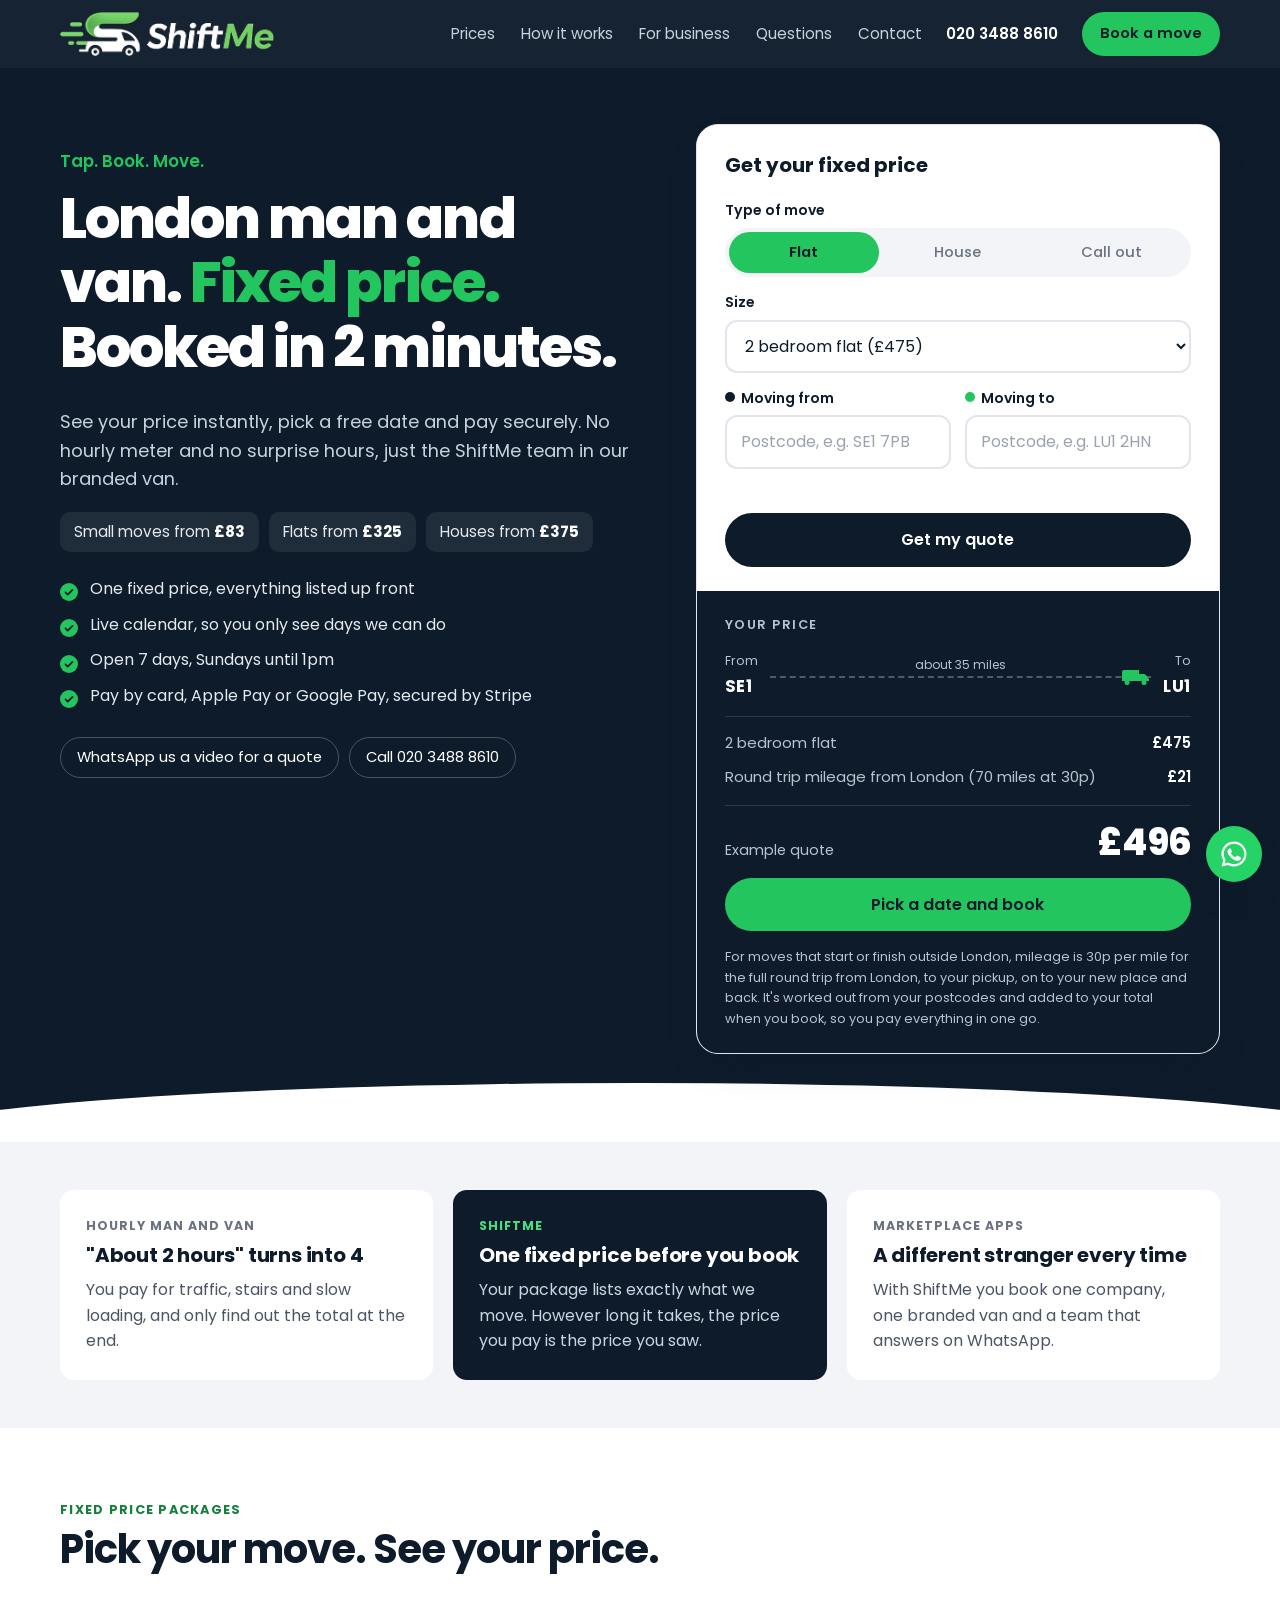
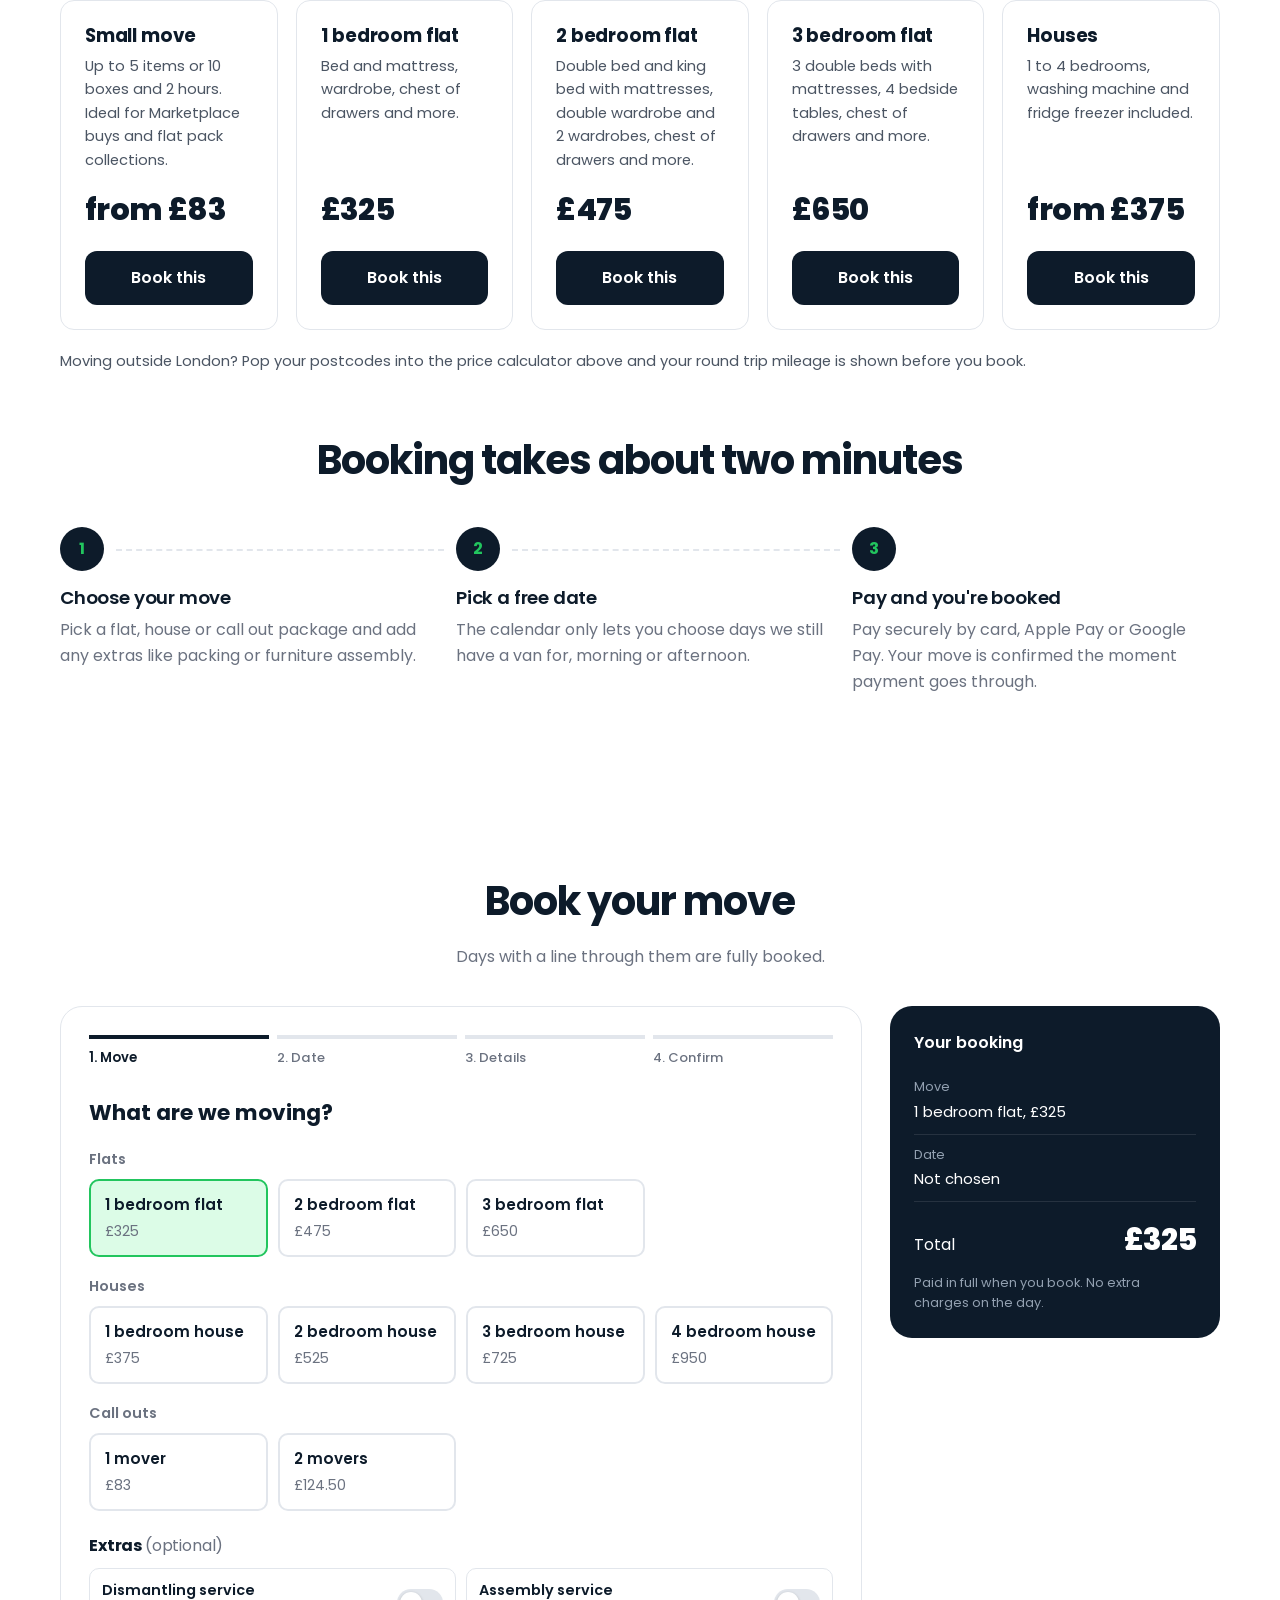
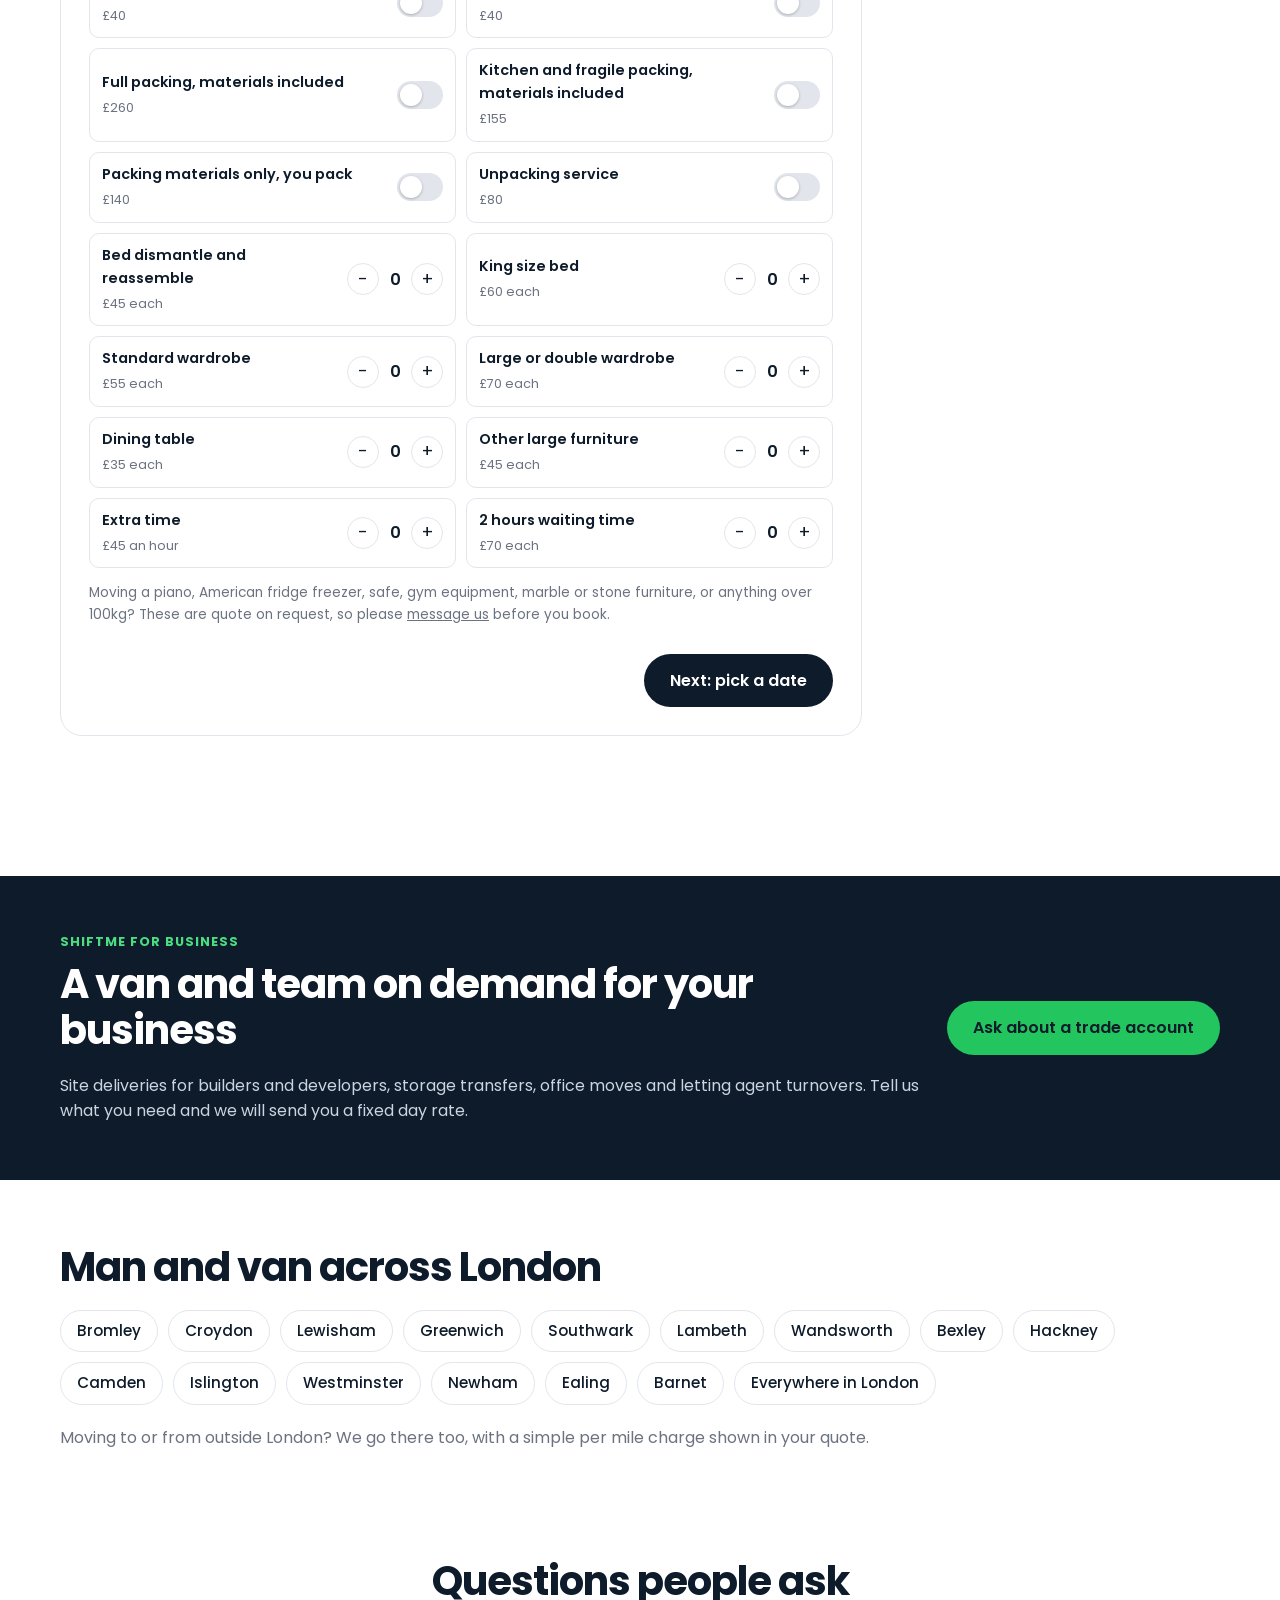
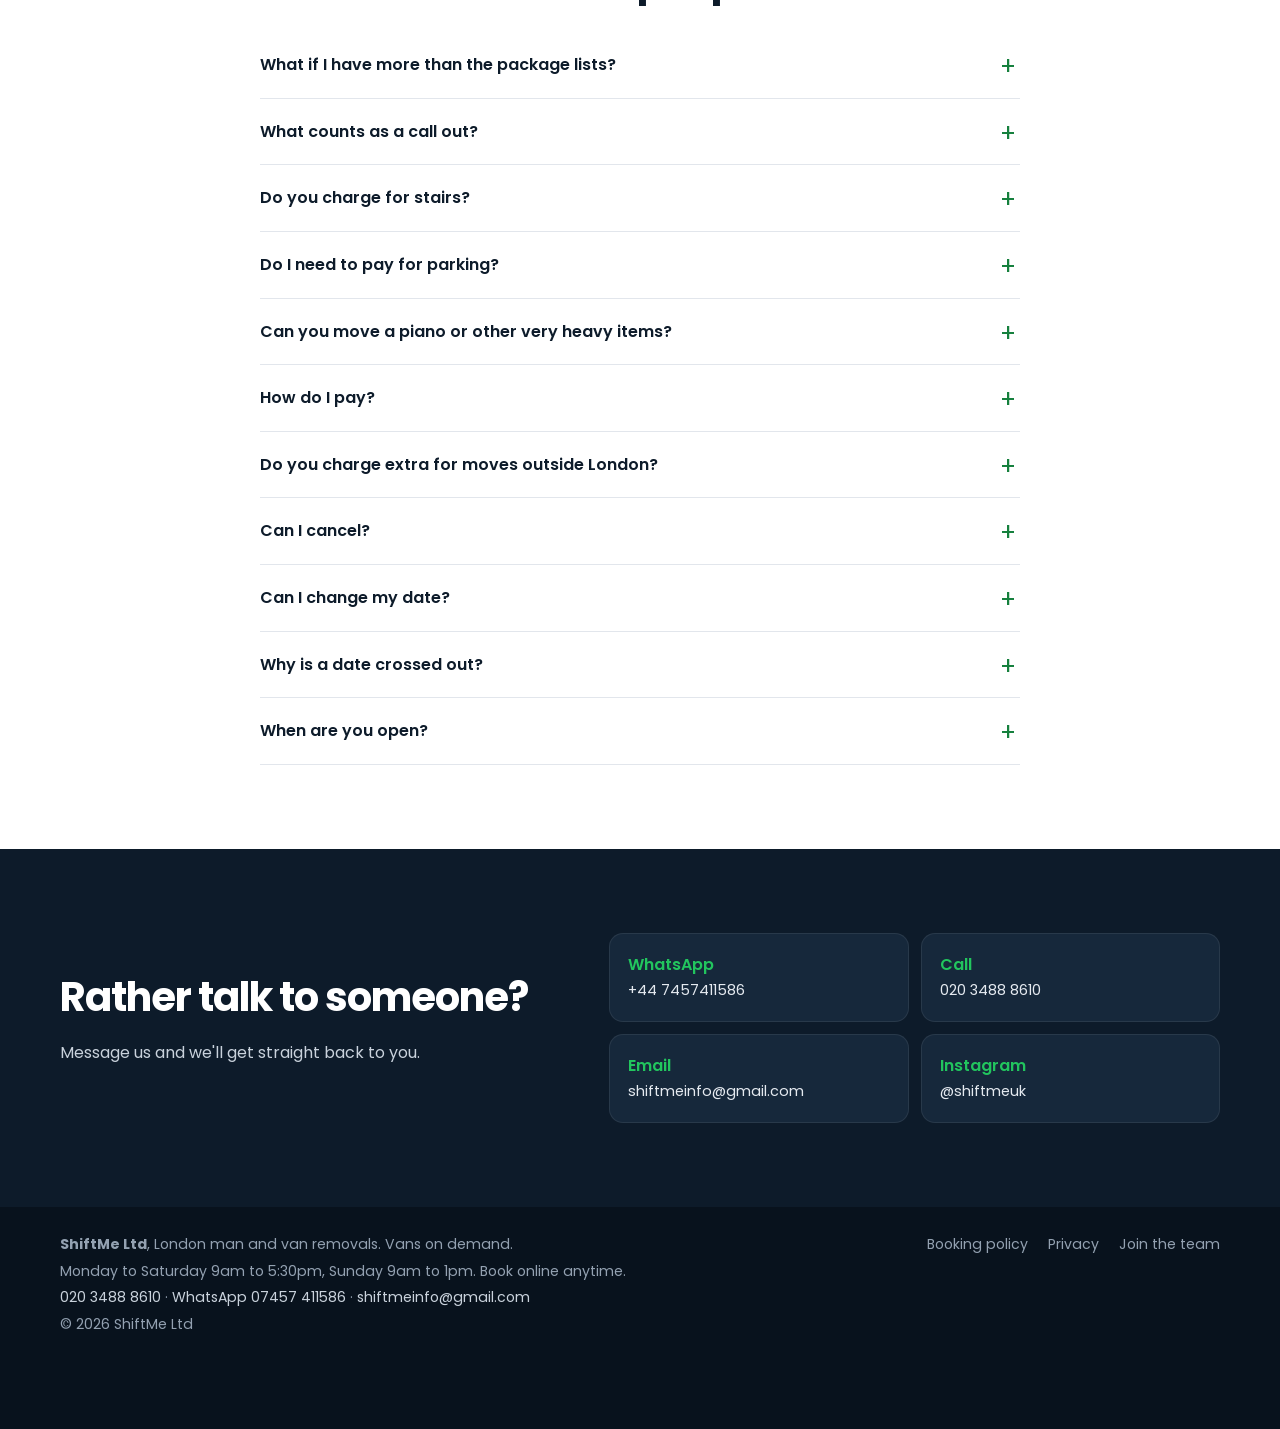
<file: index.html>
<!doctype html>
<html lang="en-GB">
<head>
  <meta charset="utf-8">
  <meta name="viewport" content="width=device-width, initial-scale=1">
  <title>Man and Van London | Fixed Price Removals from £83 | ShiftMe</title>
  <meta name="description" content="London man and van with fixed prices. Small moves from £83, flats from £325, houses from £375. See your price, pick a free date and book online in 2 minutes.">
  <meta name="theme-color" content="#0D1B2A">
  <meta property="og:title" content="ShiftMe | Tap. Book. Move.">
  <meta property="og:description" content="Fixed price removals with live availability. Book your van in minutes.">
  <meta property="og:type" content="website">
  <meta property="og:url" content="https://shiftme.uk/">
  <meta property="og:locale" content="en_GB">
  <meta property="og:image" content="https://shiftme.uk/apple-touch-icon.png">
  <meta property="og:site_name" content="ShiftMe">
  <meta name="twitter:card" content="summary">
  <link rel="canonical" href="https://shiftme.uk/">
  <link rel="icon" href="favicon.png" type="image/png">
  <link rel="apple-touch-icon" href="apple-touch-icon.png">
  <link rel="preconnect" href="https://fonts.googleapis.com">
  <link rel="preconnect" href="https://fonts.gstatic.com" crossorigin>
  <link href="https://fonts.googleapis.com/css2?family=Poppins:wght@400;500;600;700;800&display=swap" rel="stylesheet">
  <link rel="stylesheet" href="styles.css?v=202610311915">
  <script type="application/ld+json">
  {"@context":"https://schema.org","@type":"MovingCompany","name":"ShiftMe Ltd","alternateName":"ShiftMe","url":"https://shiftme.uk/","logo":"https://shiftme.uk/logo.png","image":"https://shiftme.uk/apple-touch-icon.png","slogan":"Tap. Book. Move.","description":"Fixed price man and van removals across London, booked online.","telephone":"+442034888610","email":"shiftmeinfo@gmail.com","priceRange":"£83 to £950","areaServed":{"@type":"City","name":"London"},"address":{"@type":"PostalAddress","addressLocality":"London","addressCountry":"GB"},"openingHoursSpecification":[{"@type":"OpeningHoursSpecification","dayOfWeek":["Monday","Tuesday","Wednesday","Thursday","Friday","Saturday"],"opens":"09:00","closes":"17:30"},{"@type":"OpeningHoursSpecification","dayOfWeek":"Sunday","opens":"09:00","closes":"13:00"}],"sameAs":["https://instagram.com/shiftmeuk"]}
  </script>
</head>
<body>
  <a class="skip" href="#book">Skip to booking</a>

  <div id="demoBanner" class="demo-banner" hidden>
    Preview mode: bookings are not saved until the booking system is connected.
  </div>

  <header class="site-header">
    <div class="wrap header-row">
      <a href="#top" class="logo">
        <img src="logo.png" alt="ShiftMe" width="200" height="44">
      </a>
      <nav class="nav" aria-label="Main">
        <a href="#prices">Prices</a>
        <a href="#how">How it works</a>
        <a href="#business">For business</a>
        <a href="#faq">Questions</a>
        <a href="#contact">Contact</a>
      </nav>
      <a href="tel:+442034888610" class="header-phone">020 3488 8610</a>
      <a href="#book" class="btn btn-green btn-sm">Book a move</a>
    </div>
  </header>

  <main id="top">

    <!-- HERO with live quote -->
    <section class="hero">
      <div class="wrap hero-grid">
        <div class="hero-copy">
          <p class="slogan">Tap. Book. Move.</p>
          <h1>London man and van. <span class="h1-green">Fixed price.</span> Booked in 2 minutes.</h1>
          <p class="lead">See your price instantly, pick a free date and pay securely. No hourly meter and no surprise hours, just the ShiftMe team in our branded van.</p>
          <div class="price-anchors"><span>Small moves from <b>£83</b></span><span>Flats from <b>£325</b></span><span>Houses from <b>£375</b></span></div>
          <ul class="ticks">
            <li>One fixed price, everything listed up front</li>
            <li>Live calendar, so you only see days we can do</li>
            <li>Open 7 days, Sundays until 1pm</li>
            <li>Pay by card, Apple Pay or Google Pay, secured by Stripe</li>
          </ul>
          <div class="hero-contact">
            <a class="chip-link" id="heroWhatsapp" href="https://wa.me/447457411586">WhatsApp us a video for a quote</a>
            <a class="chip-link" id="heroPhone" href="tel:+442034888610">Call 020 3488 8610</a>
          </div>
        </div>

        <div class="qq-grid hero-qq" id="quick-quote">
          <p class="hq-title">Get your fixed price</p>
          <form class="qq-form" id="qqForm" novalidate>
            <div class="qq-field">
              <span class="qq-lbl" id="qqTypeLbl">Type of move</span>
              <div class="seg seg-light qq-seg" role="tablist" aria-labelledby="qqTypeLbl" id="qqType">
                <button type="button" role="tab" data-group="flat" aria-selected="true">Flat</button>
                <button type="button" role="tab" data-group="house" aria-selected="false">House</button>
                <button type="button" role="tab" data-group="small" aria-selected="false">Call out</button>
              </div>
            </div>
            <div class="qq-field">
              <label class="qq-lbl" for="qqSize">Size</label>
              <select id="qqSize"></select>
            </div>
            <div class="qq-pcs">
              <div class="qq-field">
                <label class="qq-lbl" for="qqFrom"><i class="qq-pin"></i>Moving from</label>
                <input id="qqFrom" class="qq-pc" placeholder="Postcode, e.g. SE1 7PB" autocomplete="postal-code" maxlength="9">
              </div>
              <div class="qq-field">
                <label class="qq-lbl" for="qqTo"><i class="qq-pin qq-pin-to"></i>Moving to</label>
                <input id="qqTo" class="qq-pc" placeholder="Postcode, e.g. LU1 2HN" autocomplete="off" maxlength="9">
              </div>
            </div>
            <p class="qq-err" id="qqErr" role="alert"></p>
            <button class="btn btn-navy" type="submit" id="qqGo">Get my quote</button>
          </form>

          <div class="qq-result" aria-live="polite">
            <p class="qq-rtitle">Your price</p>
            <div class="qq-route">
              <div class="qq-stop"><span>From</span><b id="qqRFrom">SE1</b></div>
              <div class="qq-track" id="qqTrack">
                <span class="qq-miles" id="qqMiles">about 34 miles</span>
                <svg viewBox="0 0 30 16" aria-hidden="true"><path d="M1 3a2 2 0 0 1 2-2h15v11H1z"/><path d="M18 5h5a2 2 0 0 1 1.6.8L28 10v2H18z"/><circle cx="6" cy="13.5" r="2.5"/><circle cx="23" cy="13.5" r="2.5"/></svg>
              </div>
              <div class="qq-stop qq-end"><span>To</span><b id="qqRTo">LU1</b></div>
            </div>
            <ul class="qq-lines" id="qqLines"></ul>
            <div class="qq-total"><span id="qqTotalLbl">Example quote</span><strong id="qqTotal">£0</strong></div>
            <button class="btn btn-green btn-block" type="button" id="qqBook">Pick a date and book</button>
            <p class="qq-note">For moves that start or finish outside London, mileage is 30p per mile for the full round trip from London, to your pickup, on to your new place and back. It's worked out from your postcodes and added to your total when you book, so you pay everything in one go.</p>
          </div>
        </div>
      </div>
    </section>

    <!-- WHY FIXED PRICE -->
    <section class="compare" aria-labelledby="compareTitle">
      <div class="wrap">
        <h2 id="compareTitle" class="visually-hidden">Why a fixed price</h2>
        <div class="compare-grid">
          <div class="cmp"><p class="cmp-k">Hourly man and van</p><h3>"About 2 hours" turns into 4</h3><p>You pay for traffic, stairs and slow loading, and only find out the total at the end.</p></div>
          <div class="cmp cmp-us"><p class="cmp-k">ShiftMe</p><h3>One fixed price before you book</h3><p>Your package lists exactly what we move. However long it takes, the price you pay is the price you saw.</p></div>
          <div class="cmp"><p class="cmp-k">Marketplace apps</p><h3>A different stranger every time</h3><p>With ShiftMe you book one company, one branded van and a team that answers on WhatsApp.</p></div>
        </div>
      </div>
    </section>

    <!-- PACKAGES: cards built from config.js -->
    <section class="pk" id="prices">
      <div class="wrap">
        <p class="eyebrow">Fixed price packages</p>
        <h2>Pick your move. See your price.</h2>
        <div class="pk-grid" id="pkCards"></div>
        <p class="pk-note">Moving outside London? Pop your postcodes into the price calculator above and your round trip mileage is shown before you book.</p>
      </div>
    </section>

    <!-- HOW IT WORKS (a real sequence) -->
    <section class="how" id="how">
      <div class="wrap">
        <h2>Booking takes about two minutes</h2>
        <ol class="steps">
          <li><span class="step-n">1</span><h3>Choose your move</h3><p>Pick a flat, house or call out package and add any extras like packing or furniture assembly.</p></li>
          <li><span class="step-n">2</span><h3>Pick a free date</h3><p>The calendar only lets you choose days we still have a van for, morning or afternoon.</p></li>
          <li><span class="step-n">3</span><h3>Pay and you're booked</h3><p>Pay securely by card, Apple Pay or Google Pay. Your move is confirmed the moment payment goes through.</p></li>
        </ol>
      </div>
    </section>


    <!-- BOOKING -->
    <section class="book" id="book">
      <div class="wrap">
        <div class="section-head">
          <h2>Book your move</h2>
          <p>Days with a line through them are fully booked.</p>
        </div>

        <div class="book-grid">
          <form class="wizard" id="wizard" novalidate>
            <ol class="progress" aria-label="Booking steps">
              <li data-step="1" class="is-current">Move</li>
              <li data-step="2">Date</li>
              <li data-step="3">Details</li>
              <li data-step="4">Confirm</li>
            </ol>

            <!-- Step 1 -->
            <fieldset class="panel" data-panel="1">
              <legend>What are we moving?</legend>
              <div class="pkg-select" id="pkgSelect"></div>
              <h4 class="sub">Extras <span class="muted">(optional)</span></h4>
              <div class="addon-list" id="addonList"></div>
              <p class="muted heavy-note">Moving a piano, American fridge freezer, safe, gym equipment, marble or stone furniture, or anything over 100kg? These are quote on request, so please <a href="#contact">message us</a> before you book.</p>
              <label class="agree callout-ok" id="calloutOk" hidden><input type="checkbox" name="calloutOk"><span id="calloutText"></span></label>
              <p class="form-error" id="step1Error" role="alert" hidden></p>
              <div class="panel-nav">
                <span></span>
                <button type="button" class="btn btn-navy" data-next>Next: pick a date</button>
              </div>
            </fieldset>

            <!-- Step 2 -->
            <fieldset class="panel" data-panel="2" hidden>
              <legend>When do you want to move?</legend>
              <div class="calendar" id="calendar">
                <div class="cal-head">
                  <button type="button" class="cal-nav" id="calPrev" aria-label="Previous month">‹</button>
                  <p class="cal-month" id="calMonth" aria-live="polite"></p>
                  <button type="button" class="cal-nav" id="calNext" aria-label="Next month">›</button>
                </div>
                <div class="cal-dow" aria-hidden="true"><span>Mon</span><span>Tue</span><span>Wed</span><span>Thu</span><span>Fri</span><span>Sat</span><span>Sun</span></div>
                <div class="cal-grid" id="calGrid" role="grid"></div>
                <div class="cal-status" id="calStatus" aria-live="polite"></div>
                <ul class="legend">
                  <li><span class="key key-free"></span>Free</li>
                  <li><span class="key key-one"></span>1 slot left</li>
                  <li><span class="key key-full"></span>Fully booked</li>
                </ul>
              </div>
              <div class="slots" id="slots" hidden>
                <h4 class="sub">Arrival time on <span id="slotDate"></span></h4>
                <div class="slot-row" id="slotRow"></div>
              </div>
              <div class="panel-nav">
                <button type="button" class="btn btn-ghost" data-back>Back</button>
                <button type="button" class="btn btn-navy" data-next>Next: your details</button>
              </div>
            </fieldset>

            <!-- Step 3 -->
            <fieldset class="panel" data-panel="3" hidden>
              <legend>Your details</legend>
              <div class="fields">
                <label>Full name<input name="name" autocomplete="name" required></label>
                <label>Mobile number<input name="phone" type="tel" autocomplete="tel" required></label>
                <label class="span2">Email<input name="email" type="email" autocomplete="email" required></label>
                <label class="span2">Moving from (address and postcode)<input name="from" autocomplete="street-address" required></label>
                <label>Floor and access at pickup
                  <select name="fromAccess">
                    <option>Ground floor</option><option>1st floor, lift</option><option>1st floor, stairs</option>
                    <option>2nd floor or higher, lift</option><option>2nd floor, stairs</option><option>3rd floor, stairs</option>
                    <option>4th floor, stairs</option><option>5th floor or higher, stairs</option>
                  </select>
                </label>
                <label>Parking at pickup
                  <select name="fromParking">
                    <option>Driveway or free parking</option><option>Paid or permit parking</option><option>Not sure</option>
                  </select>
                </label>
                <label class="span2">Moving to (address and postcode)<input name="to" required></label>
                <label>Floor and access at drop off
                  <select name="toAccess">
                    <option>Ground floor</option><option>1st floor, lift</option><option>1st floor, stairs</option>
                    <option>2nd floor or higher, lift</option><option>2nd floor, stairs</option><option>3rd floor, stairs</option>
                    <option>4th floor, stairs</option><option>5th floor or higher, stairs</option>
                  </select>
                </label>
                <label>Parking at drop off
                  <select name="toParking">
                    <option>Driveway or free parking</option><option>Paid or permit parking</option><option>Not sure</option>
                  </select>
                </label>
                <label class="span2">Anything we should know?<textarea name="notes" rows="3" placeholder="Large or fragile items, narrow stairs, key collection times"></textarea></label>
                <label class="hp" aria-hidden="true">Leave this empty<input name="website" tabindex="-1" autocomplete="off"></label>
              </div>
              <p class="form-error" id="step3Error" role="alert" hidden></p>
              <div class="panel-nav">
                <button type="button" class="btn btn-ghost" data-back>Back</button>
                <button type="button" class="btn btn-navy" data-next>Next: check and confirm</button>
              </div>
            </fieldset>

            <!-- Step 4 -->
            <fieldset class="panel" data-panel="4" hidden>
              <legend>Check and confirm</legend>
              <dl class="review" id="review"></dl>
              <label class="agree"><input type="checkbox" name="agree" required><span>I've read the <a href="booking-policy.html" target="_blank" rel="noopener">booking policy</a>, including payment and cancellations.</span></label>
              <p class="pay-note">You'll be taken to Stripe, our secure payment provider. Your slot is held for 30 minutes while you pay.</p>
              <p class="form-error" id="formError" role="alert" hidden></p>
              <div class="panel-nav">
                <button type="button" class="btn btn-ghost" data-back>Back</button>
                <button type="submit" class="btn btn-green" id="submitBtn"><span id="payAmt">Pay securely</span></button>
              </div>
            </fieldset>

            <!-- Done -->
            <div class="panel done" data-panel="5" hidden tabindex="-1">
              <div class="done-mark" aria-hidden="true"><svg viewBox="0 0 52 52"><circle cx="26" cy="26" r="24"/><path d="M15 27l7 7 15-16"/></svg></div>
              <h3 id="doneTitle">Your move is booked</h3>
              <p id="doneText">Your reference is <strong id="doneRef"></strong>. We've emailed your confirmation to <strong id="doneEmail"></strong>.</p>
              <div id="doneDetail"></div>
              <button type="button" class="btn btn-ghost" id="newBooking">Make another booking</button>
            </div>
          </form>

          <aside class="summary" id="summary" aria-label="Your booking">
            <p class="sum-title">Your booking</p>
            <dl>
              <div><dt>Move</dt><dd id="sMove">Not chosen</dd></div>
              <div><dt>Date</dt><dd id="sDate">Not chosen</dd></div>
              <div id="sExtrasRow" hidden><dt>Extras</dt><dd id="sExtras"></dd></div>
            </dl>
            <div class="sum-total">
              <span>Total</span><strong id="sTotal">£0</strong>
            </div>
            <p class="sum-note">Paid in full when you book. No extra charges on the day.</p>
          </aside>
        </div>
      </div>
    </section>

    <!-- FOR BUSINESS -->
    <section class="biz" id="business">
      <div class="wrap biz-row">
        <div>
          <p class="biz-k">ShiftMe for business</p>
          <h2>A van and team on demand for your business</h2>
          <p>Site deliveries for builders and developers, storage transfers, office moves and letting agent turnovers. Tell us what you need and we will send you a fixed day rate.</p>
        </div>
        <a class="btn btn-green" href="mailto:shiftmeinfo@gmail.com?subject=Business%20enquiry">Ask about a trade account</a>
      </div>
    </section>

    <!-- AREAS -->
    <section class="areas" id="areas">
      <div class="wrap">
        <h2>Man and van across London</h2>
        <ul class="area-list">
          <li>Bromley</li><li>Croydon</li><li>Lewisham</li><li>Greenwich</li><li>Southwark</li><li>Lambeth</li><li>Wandsworth</li><li>Bexley</li><li>Hackney</li><li>Camden</li><li>Islington</li><li>Westminster</li><li>Newham</li><li>Ealing</li><li>Barnet</li><li>Everywhere in London</li>
        </ul>
        <p class="muted">Moving to or from outside London? We go there too, with a simple per mile charge shown in your quote.</p>
      </div>
    </section>

    <!-- FAQ -->
    <section class="faq" id="faq">
      <div class="wrap narrow">
        <h2>Questions people ask</h2>
        <details><summary>What if I have more than the package lists?</summary><p>Pick the package that fits your move, or the next size up if you have extra, and add any extras when you book. You pay everything in one go when you book, and we don't start any work until payment is received.</p></details>
        <details><summary>What counts as a call out?</summary><p>A call out is for small jobs of up to 5 items or 10 boxes, like a Marketplace buy or a few pieces of furniture. It includes up to 2 hours with the van and your movers. Extra time is £45 an hour, so add it when you book if your job might run over. If it turns out to be a bigger move, we'll switch you to the right flat or house package and the difference must be paid before we start.</p></details>
        <details><summary>Do you charge for stairs?</summary><p>Ground and 1st floor moves are included. If there's no lift, it's £20 for each floor above the 1st, at each address. It's added to your total automatically when you book.</p></details>
        <details><summary>Do I need to pay for parking?</summary><p>No. We cover paid parking near your addresses, like pay and display bays and car parks. If your street needs a permit or a bay suspension, please arrange it or tell us in your booking notes so we can plan ahead.</p></details>
        <details><summary>Can you move a piano or other very heavy items?</summary><p>Yes, on request. Pianos, American fridge freezers, safes, gym equipment, hot tubs, marble or stone furniture and anything over 100kg are quote on request. Message us before you book and we'll give you a price.</p></details>
        <details><summary>How do I pay?</summary><p>You pay the full price online when you book, by card, Apple Pay or Google Pay. Payments are handled securely by Stripe, so we never see your card details. Your move is confirmed as soon as payment goes through.</p></details>
        <details><summary>Do you charge extra for moves outside London?</summary><p>Yes. Removals that start or finish outside London have an extra labour charge of 30p per mile for the full round trip from London. Try our Quick quote to see the price. The mileage is worked out from your postcodes and added to your total when you book.</p></details>
        <details><summary>Can I cancel?</summary><p>Cancel 7 or more days before your move and we refund you in full. Cancel 3 to 6 days before and we refund half. Cancellations with less than 72 hours' notice, or no shows, are non refundable.</p></details>
        <details><summary>Can I change my date?</summary><p>Yes. You can move your booking once for free with at least 72 hours' notice, subject to availability. Just get in touch.</p></details>
        <details><summary>Why is a date crossed out?</summary><p>We run a set number of jobs a day so every move gets our full attention. Once a day is full it closes automatically. Message us on WhatsApp if you're flexible and we'll tell you the nearest free day.</p></details>
        <details><summary>When are you open?</summary><p>7 days a week, Monday to Saturday 9am to 5:30pm, Sunday 9am to 1pm. You can book online anytime.</p></details>
      </div>
    </section>

    <!-- CONTACT -->
    <section class="contact" id="contact">
      <div class="wrap contact-grid">
        <div>
          <h2>Rather talk to someone?</h2>
          <p>Message us and we'll get straight back to you.</p>
        </div>
        <div class="contact-links">
          <a class="c-link" id="cWhatsapp" href="https://wa.me/447457411586"><strong>WhatsApp</strong><span id="cWhatsappText"></span></a>
          <a class="c-link" id="cPhone" href="tel:+442034888610"><strong>Call</strong><span id="cPhoneText"></span></a>
          <a class="c-link" id="cEmail" href="mailto:shiftmeinfo@gmail.com"><strong>Email</strong><span id="cEmailText"></span></a>
          <a class="c-link" id="cInsta" href="https://instagram.com/shiftmeuk" target="_blank" rel="noopener"><strong>Instagram</strong><span id="cInstaText"></span></a>
        </div>
      </div>
    </section>
  </main>

  <footer class="site-footer">
    <div class="wrap footer-row">
      <div class="foot-info">
        <p><strong>ShiftMe Ltd</strong>, London man and van removals. Vans on demand.</p>
        <p>Monday to Saturday 9am to 5:30pm, Sunday 9am to 1pm. Book online anytime.</p>
        <p><a href="tel:+442034888610">020 3488 8610</a> · <a href="https://wa.me/447457411586">WhatsApp 07457 411586</a> · <a href="mailto:shiftmeinfo@gmail.com">shiftmeinfo@gmail.com</a></p>
        <p>© <span id="year"></span> ShiftMe Ltd</p>
      </div>
      <nav aria-label="Footer">
        <a href="booking-policy.html">Booking policy</a>
        <a href="privacy.html">Privacy</a>
        <a id="joinTeam" href="#">Join the team</a>
      </nav>
    </div>
  </footer>

  <nav class="m-bar" aria-label="Quick actions">
    <a href="tel:+442034888610">Call</a>
    <a href="https://wa.me/447457411586">WhatsApp</a>
    <a href="#book" class="m-book">Book</a>
  </nav>

  <a class="wa-float" id="waFloat" href="https://wa.me/447457411586" aria-label="Message ShiftMe on WhatsApp">
    <svg viewBox="0 0 24 24" aria-hidden="true"><path d="M12 2a10 10 0 0 0-8.6 15.1L2 22l5-1.3A10 10 0 1 0 12 2zm0 18.2a8.2 8.2 0 0 1-4.2-1.2l-.3-.2-3 .8.8-2.9-.2-.3A8.2 8.2 0 1 1 12 20.2zm4.5-6.1c-.2-.1-1.5-.7-1.7-.8s-.4-.1-.6.1-.7.8-.8 1-.3.2-.5.1a6.7 6.7 0 0 1-3.3-2.9c-.3-.4.2-.4.7-1.4a.4.4 0 0 0 0-.4l-.8-1.8c-.2-.5-.4-.4-.6-.4h-.5a1 1 0 0 0-.7.3 3 3 0 0 0-.9 2.2 5.2 5.2 0 0 0 1.1 2.7 11.8 11.8 0 0 0 4.5 4c1.7.7 2.3.8 3.2.6a2.7 2.7 0 0 0 1.8-1.2 2.2 2.2 0 0 0 .2-1.3c-.1-.1-.3-.2-.5-.3z"/></svg>
  </a>

  <script src="config.js?v=202610311915"></script>
  <script src="app.js?v=202610311915"></script>
</body>
</html>
</file>
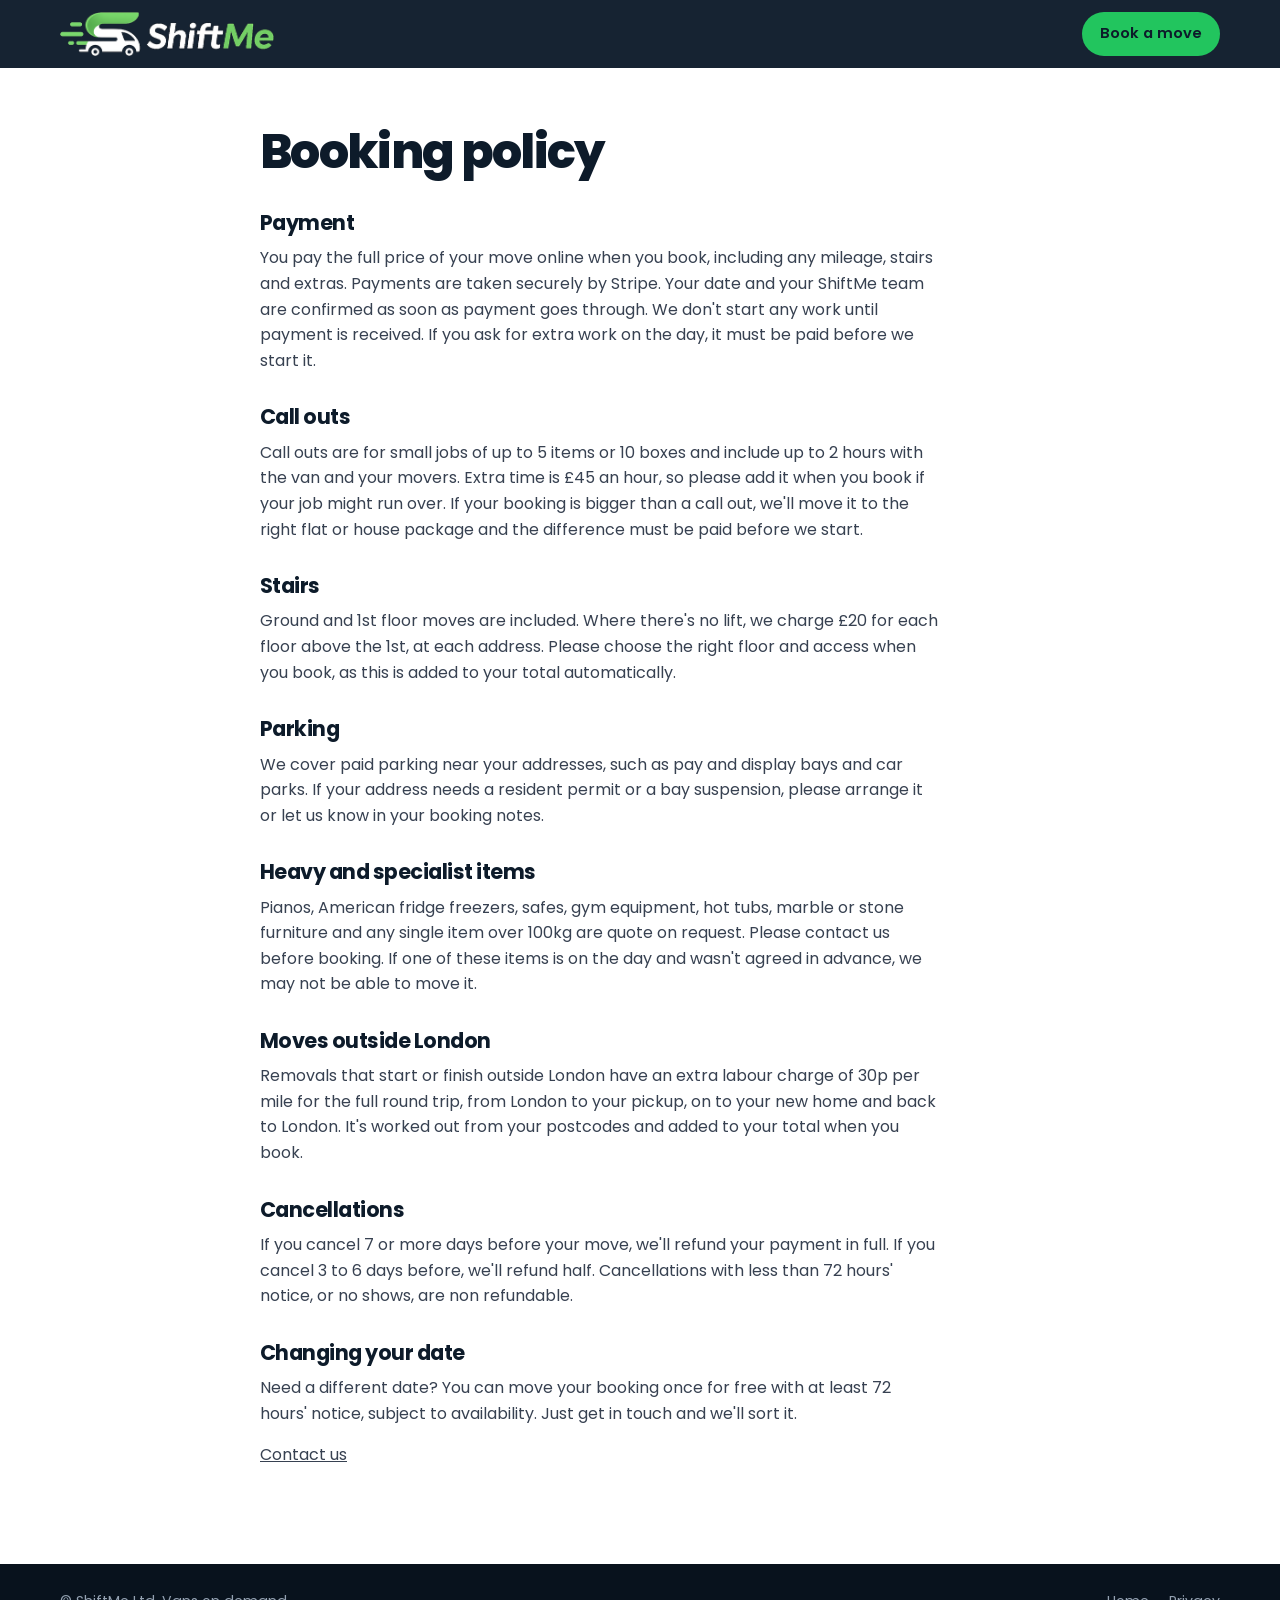
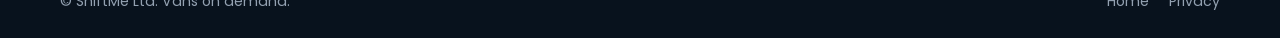
<file: booking-policy.html>
<!doctype html>
<html lang="en-GB">
<head>
  <meta charset="utf-8">
  <meta name="viewport" content="width=device-width, initial-scale=1">
  <title>Booking policy | ShiftMe</title>
  <link rel="icon" href="favicon.png" type="image/png">
  <link rel="apple-touch-icon" href="apple-touch-icon.png">
  <link href="https://fonts.googleapis.com/css2?family=Poppins:wght@400;500;600;700;800&display=swap" rel="stylesheet">
  <link rel="stylesheet" href="styles.css?v=202610261006">
</head>
<body>
  <header class="site-header">
    <div class="wrap header-row">
      <a href="index.html" class="logo">
        <img src="logo.png" alt="ShiftMe" width="200" height="44">
      </a>
      <a href="index.html#book" class="btn btn-green btn-sm" style="margin-left:auto">Book a move</a>
    </div>
  </header>
  <main class="page">
    <div class="wrap narrow">
      <h1>Booking policy</h1>
      <h2>Payment</h2>
      <p>You pay the full price of your move online when you book, including any mileage, stairs and extras. Payments are taken securely by Stripe. Your date and your ShiftMe team are confirmed as soon as payment goes through. We don't start any work until payment is received. If you ask for extra work on the day, it must be paid before we start it.</p>
      <h2>Call outs</h2>
      <p>Call outs are for small jobs of up to 5 items or 10 boxes and include up to 2 hours with the van and your movers. Extra time is £45 an hour, so please add it when you book if your job might run over. If your booking is bigger than a call out, we'll move it to the right flat or house package and the difference must be paid before we start.</p>
      <h2>Stairs</h2>
      <p>Ground and 1st floor moves are included. Where there's no lift, we charge £20 for each floor above the 1st, at each address. Please choose the right floor and access when you book, as this is added to your total automatically.</p>
      <h2>Parking</h2>
      <p>We cover paid parking near your addresses, such as pay and display bays and car parks. If your address needs a resident permit or a bay suspension, please arrange it or let us know in your booking notes.</p>
      <h2>Heavy and specialist items</h2>
      <p>Pianos, American fridge freezers, safes, gym equipment, hot tubs, marble or stone furniture and any single item over 100kg are quote on request. Please contact us before booking. If one of these items is on the day and wasn't agreed in advance, we may not be able to move it.</p>
      <h2>Moves outside London</h2>
      <p>Removals that start or finish outside London have an extra labour charge of 30p per mile for the full round trip, from London to your pickup, on to your new home and back to London. It's worked out from your postcodes and added to your total when you book.</p>
      <h2>Cancellations</h2>
      <p>If you cancel 7 or more days before your move, we'll refund your payment in full. If you cancel 3 to 6 days before, we'll refund half. Cancellations with less than 72 hours' notice, or no shows, are non refundable.</p>
      <h2>Changing your date</h2>
      <p>Need a different date? You can move your booking once for free with at least 72 hours' notice, subject to availability. Just get in touch and we'll sort it.</p>
      <p><a href="index.html#contact">Contact us</a></p>
    </div>
  </main>
  <footer class="site-footer" style="padding-bottom:26px">
    <div class="wrap footer-row"><p>© ShiftMe Ltd. Vans on demand.</p><nav><a href="index.html">Home</a><a href="privacy.html">Privacy</a></nav></div>
  </footer>
</body>
</html>
</file>
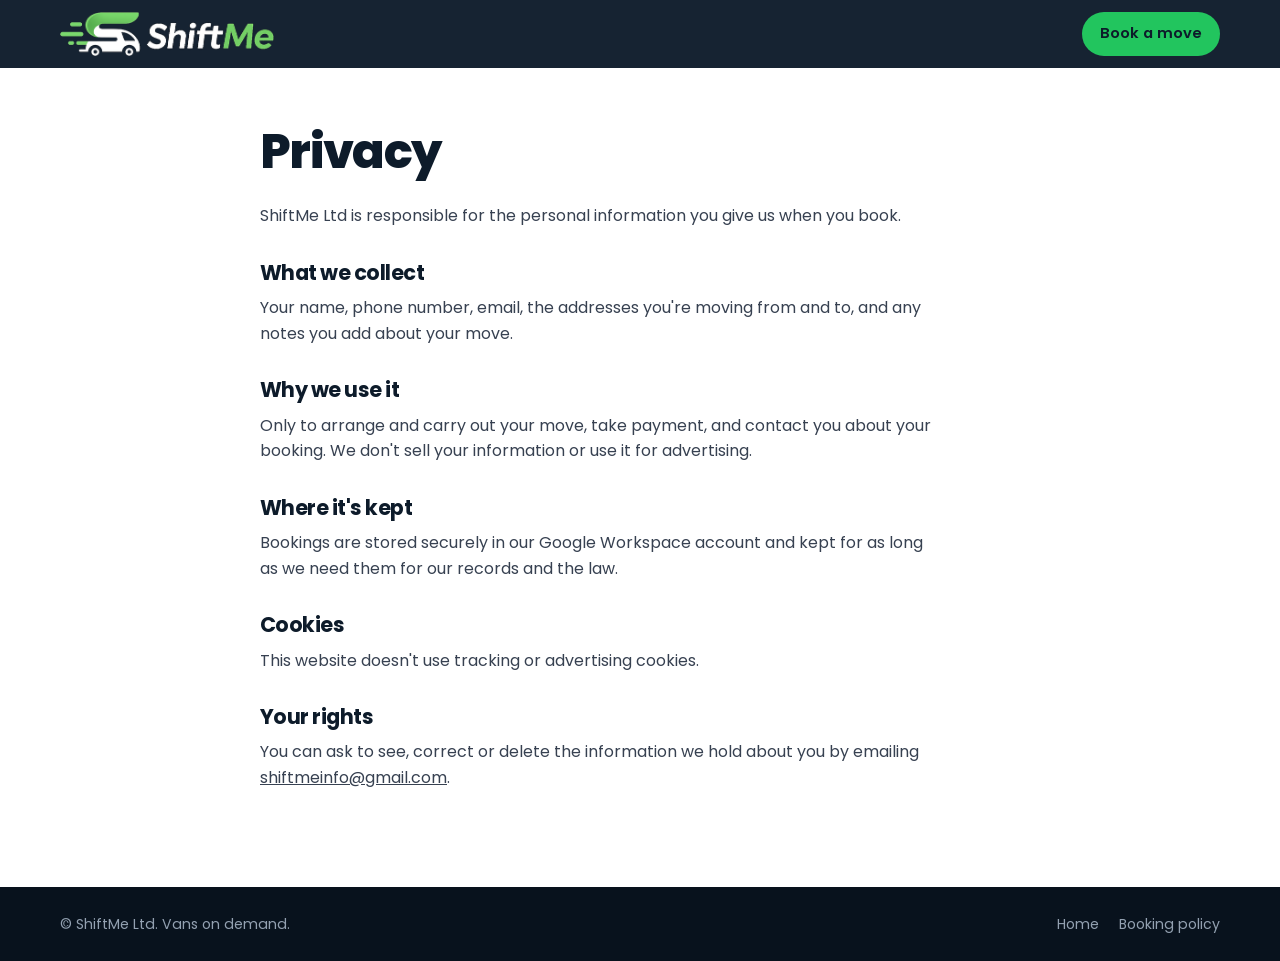
<file: privacy.html>
<!doctype html>
<html lang="en-GB">
<head>
  <meta charset="utf-8">
  <meta name="viewport" content="width=device-width, initial-scale=1">
  <title>Privacy | ShiftMe</title>
  <link rel="icon" href="favicon.png" type="image/png">
  <link rel="apple-touch-icon" href="apple-touch-icon.png">
  <link href="https://fonts.googleapis.com/css2?family=Poppins:wght@400;500;600;700;800&display=swap" rel="stylesheet">
  <link rel="stylesheet" href="styles.css?v=202610261006">
</head>
<body>
  <!-- Check this wording before going live. If your old GoDaddy privacy policy said more, copy it in here. -->
  <header class="site-header">
    <div class="wrap header-row">
      <a href="index.html" class="logo">
        <img src="logo.png" alt="ShiftMe" width="200" height="44">
      </a>
      <a href="index.html#book" class="btn btn-green btn-sm" style="margin-left:auto">Book a move</a>
    </div>
  </header>
  <main class="page">
    <div class="wrap narrow">
      <h1>Privacy</h1>
      <p>ShiftMe Ltd is responsible for the personal information you give us when you book.</p>
      <h2>What we collect</h2>
      <p>Your name, phone number, email, the addresses you're moving from and to, and any notes you add about your move.</p>
      <h2>Why we use it</h2>
      <p>Only to arrange and carry out your move, take payment, and contact you about your booking. We don't sell your information or use it for advertising.</p>
      <h2>Where it's kept</h2>
      <p>Bookings are stored securely in our Google Workspace account and kept for as long as we need them for our records and the law.</p>
      <h2>Cookies</h2>
      <p>This website doesn't use tracking or advertising cookies.</p>
      <h2>Your rights</h2>
      <p>You can ask to see, correct or delete the information we hold about you by emailing <a href="mailto:shiftmeinfo@gmail.com">shiftmeinfo@gmail.com</a>.</p>
    </div>
  </main>
  <footer class="site-footer" style="padding-bottom:26px">
    <div class="wrap footer-row"><p>© ShiftMe Ltd. Vans on demand.</p><nav><a href="index.html">Home</a><a href="booking-policy.html">Booking policy</a></nav></div>
  </footer>
</body>
</html>
</file>
<file: styles.css>
/* ShiftMe brand: navy #0D1B2A, green #22C55E, light grey #F2F4F7, grey #6B7280, Poppins */
:root{
  --navy:#0D1B2A;
  --navy-2:#16283B;
  --green:#22C55E;
  --green-ink:#15803D;      /* darker green for text on white, passes contrast */
  --green-soft:#DCFCE7;
  --light:#F2F4F7;
  --grey:#6B7280;
  --line:#E2E6EC;
  --white:#FFFFFF;
  --amber:#F59E0B;
  --red:#DC2626;
  --radius-lg:22px;
  --radius:14px;
  --radius-sm:10px;
  --shadow:0 18px 40px -18px rgba(13,27,42,.35);
}

*,*::before,*::after{box-sizing:border-box}
html{scroll-behavior:smooth;scroll-padding-top:84px}
@media (prefers-reduced-motion:reduce){html{scroll-behavior:auto}*{animation:none!important;transition:none!important}}
body{margin:0;font-family:Poppins,system-ui,sans-serif;color:var(--navy);background:var(--white);font-size:16px;line-height:1.6;-webkit-font-smoothing:antialiased}
img,svg{display:block;max-width:100%}
a{color:inherit}
h1,h2,h3,h4{line-height:1.15;margin:0 0 .5em;letter-spacing:-.01em}
h1{font-size:clamp(2.6rem,6vw,4.4rem);font-weight:800;letter-spacing:-.035em}
h2{font-size:clamp(1.8rem,3.4vw,2.5rem);font-weight:700;letter-spacing:-.025em}
h3{font-size:1.15rem;font-weight:600}
p{margin:0 0 1em}
:focus-visible{outline:3px solid var(--green);outline-offset:3px;border-radius:6px}

.wrap{width:min(1160px,100% - 32px);margin-inline:auto}
.narrow{width:min(760px,100% - 32px)}
.skip{position:absolute;left:-999px;top:8px;background:var(--navy);color:#fff;padding:8px 14px;border-radius:8px;z-index:100}
.skip:focus{left:8px}
.muted{color:var(--grey);font-weight:400}

.demo-banner{background:#FEF3C7;color:#78350F;text-align:center;font-size:.85rem;padding:8px 16px}

/* Buttons */
.btn{display:inline-flex;align-items:center;justify-content:center;gap:8px;font:inherit;font-weight:600;border:0;border-radius:999px;padding:14px 26px;cursor:pointer;text-decoration:none;transition:transform .15s ease,background .15s ease,box-shadow .15s ease}
.btn:active{transform:translateY(1px)}
.btn-sm{padding:10px 18px;font-size:.92rem}
.btn-block{width:100%}
.btn-green{background:var(--green);color:var(--navy)}
.btn-green:hover{background:#2FD86C;box-shadow:0 8px 20px -8px rgba(34,197,94,.7)}
.btn-navy{background:var(--navy);color:#fff}
.btn-navy:hover{background:var(--navy-2)}
.btn-ghost{background:transparent;color:var(--navy);box-shadow:inset 0 0 0 2px var(--line)}
.btn-ghost:hover{box-shadow:inset 0 0 0 2px var(--navy)}
.btn[disabled]{opacity:.55;cursor:not-allowed}
.link-btn{background:none;border:0;font:inherit;color:#B9C3CF;text-decoration:underline;text-underline-offset:3px;cursor:pointer;padding:10px 0 0;font-size:.9rem;display:block;margin-inline:auto}

/* Header */
.site-header{position:sticky;top:0;z-index:50;background:rgba(13,27,42,.96);backdrop-filter:blur(8px);color:#fff}
.header-row{display:flex;align-items:center;gap:24px;height:68px}
.logo{display:flex;align-items:center;gap:10px;text-decoration:none;font-weight:700;font-size:1.3rem;letter-spacing:-.02em}
.logo img{height:44px;width:auto}
@media (max-width:420px){.logo img{height:36px}}
.nav{display:flex;gap:26px;margin-left:auto}
.nav a{text-decoration:none;font-size:.95rem;color:#C9D2DC}
.nav a:hover{color:#fff}
@media (max-width:760px){.nav{display:none}.header-row .btn{margin-left:auto}}

/* Hero */
.hero{background:var(--navy);color:#fff;padding:56px 0 88px;overflow:hidden;position:relative}
.hero::after{content:"";position:absolute;inset:auto -10% -1px -10%;height:60px;background:var(--white);border-radius:50% 50% 0 0/100% 100% 0 0}
.hero-grid{display:grid;grid-template-columns:1.05fr .95fr;gap:56px;align-items:center;position:relative;z-index:1}
.slogan{color:var(--green);font-weight:600;font-size:1.05rem;margin-bottom:12px}
.lead{font-size:1.12rem;color:#C9D2DC;max-width:34em}
.ticks{list-style:none;padding:0;margin:24px 0 28px;display:grid;gap:10px}
.ticks li{padding-left:30px;position:relative;color:#E5EAF0}
.ticks li::before{content:"";position:absolute;left:0;top:.45em;width:18px;height:18px;border-radius:50%;background:var(--green) url("data:image/svg+xml,%3Csvg xmlns='http://www.w3.org/2000/svg' viewBox='0 0 16 16'%3E%3Cpath d='M4 8.5l2.5 2.5L12 5.5' stroke='%230D1B2A' stroke-width='2' fill='none' stroke-linecap='round' stroke-linejoin='round'/%3E%3C/svg%3E") center/14px no-repeat}
.ticks li.tick-note{color:#C9D2DC;font-size:.92rem}
.ticks li.tick-note::before{background:rgba(255,255,255,.14) url("data:image/svg+xml,%3Csvg xmlns='http://www.w3.org/2000/svg' viewBox='0 0 16 16'%3E%3Ccircle cx='8' cy='4.5' r='1.2' fill='%23fff'/%3E%3Cpath d='M8 7.5v4.5' stroke='%23fff' stroke-width='2' stroke-linecap='round'/%3E%3C/svg%3E") center/14px no-repeat}
.hero-contact{display:flex;gap:10px;flex-wrap:wrap}
.chip-link{border:1px solid rgba(255,255,255,.25);border-radius:999px;padding:8px 16px;text-decoration:none;font-size:.92rem}
.chip-link:hover{border-color:var(--green);color:var(--green)}

/* Quote card */
.quote-card{background:var(--navy-2);border:1px solid rgba(255,255,255,.08);border-radius:var(--radius-lg);padding:26px;box-shadow:0 30px 60px -30px rgba(0,0,0,.6)}
.qc-title{font-weight:600;margin-bottom:14px}
.seg{display:grid;grid-template-columns:repeat(3,1fr);background:rgba(255,255,255,.06);border-radius:999px;padding:4px;gap:4px}
.seg button{font:inherit;font-size:.92rem;font-weight:500;border:0;background:none;color:#C9D2DC;border-radius:999px;padding:9px 6px;cursor:pointer}
.seg button[aria-selected="true"]{background:var(--green);color:var(--navy);font-weight:600}
.seg-light{background:var(--light);max-width:460px;margin:0 auto 32px}
.seg-light button{color:var(--grey)}
.sizes{display:flex;gap:8px;margin:16px 0 4px;flex-wrap:wrap}
.sizes button{flex:1;min-width:64px;font:inherit;font-size:.9rem;border:1px solid rgba(255,255,255,.18);background:none;color:#fff;border-radius:var(--radius-sm);padding:10px 8px;cursor:pointer;line-height:1.25}
.sizes button small{display:block;color:#93A1B1;font-size:.75rem}
.sizes button[aria-checked="true"]{border-color:var(--green);background:rgba(34,197,94,.12)}
.sizes button[aria-checked="true"] small{color:var(--green)}

.van-stage{position:relative;margin:14px 0 6px;padding-bottom:4px}
.van{width:100%;height:auto;overflow:visible}
.van-body{fill:#fff}
.van-cab{fill:#F2F4F7}
.van-window{fill:#0D1B2A;opacity:.85}
.van-stripe{fill:var(--green)}
.van-hold{fill:#E6EBF1}
.van-word{font:700 11px Poppins,sans-serif;fill:var(--navy)}
.wheel circle{fill:#0D1B2A;stroke:#2B3B4E;stroke-width:3}
.wheel .hub{fill:#C9D2DC;stroke:none}
#vanLoad rect{fill:#C08A55;stroke:#8B5E34;stroke-width:1.5;rx:2}
#vanLoad rect.pop{animation:pop .35s cubic-bezier(.3,1.6,.6,1) both}
@keyframes pop{from{transform:translateY(-14px);opacity:0}to{transform:none;opacity:1}}
.road{height:3px;border-radius:3px;background:repeating-linear-gradient(90deg,rgba(255,255,255,.25) 0 22px,transparent 22px 40px);margin-top:4px}
.van.bump{animation:bump .45s ease}
@keyframes bump{30%{transform:translateY(-3px)}60%{transform:translateY(1px)}}

.qc-price{display:flex;justify-content:space-between;align-items:end;gap:12px;margin:14px 0 18px;flex-wrap:wrap}
.price-big{font-size:2.8rem;font-weight:800;letter-spacing:-.04em;line-height:1;display:block;font-variant-numeric:tabular-nums}
.price-sub{color:#93A1B1;font-size:.9rem}
.deposit-pill{display:inline-flex;align-items:center;gap:7px;background:rgba(34,197,94,.14);color:#BBF7D0;border-radius:999px;padding:7px 14px;font-size:.85rem}
.deposit-pill svg{width:13px;fill:currentColor}
.pay-note{font-size:.85rem;color:var(--grey);margin:14px 0 0}
.qc-items{margin:12px 0 0;padding:14px 16px 14px 34px;background:rgba(255,255,255,.04);border-radius:var(--radius-sm);color:#C9D2DC;font-size:.88rem;columns:2;column-gap:28px}
.qc-items li{break-inside:avoid;margin-bottom:4px}

@media (max-width:900px){.hero-grid{grid-template-columns:1fr;gap:36px}.hero{padding:40px 0 80px}}
@media (max-width:480px){.qc-items{columns:1}.price-big{font-size:2.3rem}}

/* Sections */
section{padding:84px 0}
.section-head{text-align:center;max-width:620px;margin:0 auto 36px}
.section-head p{color:var(--grey)}

/* How */
.how{padding-top:56px}
.how h2{text-align:center;margin-bottom:40px}
.steps{list-style:none;padding:0;margin:0;display:grid;grid-template-columns:repeat(3,1fr);gap:28px;position:relative}
.steps li{position:relative;padding-top:4px}
.step-n{display:grid;place-items:center;width:44px;height:44px;border-radius:50%;background:var(--navy);color:var(--green);font-weight:700;margin-bottom:16px;position:relative;z-index:1}
.steps li:not(:last-child)::after{content:"";position:absolute;top:26px;left:56px;right:-16px;border-top:2px dashed var(--line)}
.steps p{color:var(--grey)}
@media (max-width:760px){.steps{grid-template-columns:1fr}.steps li:not(:last-child)::after{display:none}}

/* Prices */
.prices{background:var(--light)}
.price-grid{display:grid;grid-template-columns:repeat(auto-fit,minmax(240px,1fr));gap:18px}
.p-card{background:#fff;border-radius:var(--radius);padding:24px;display:flex;flex-direction:column;border:1px solid var(--line)}
.p-card h3{margin-bottom:2px}
.p-card .p-price{font-size:2.1rem;font-weight:800;letter-spacing:-.03em;margin:6px 0 4px}
.p-card .p-price small{font-size:.85rem;font-weight:500;color:var(--grey);letter-spacing:0}
.p-card ul{list-style:none;padding:0;margin:14px 0 20px;font-size:.88rem;color:#374151;flex:1}
.p-card li{padding:5px 0;border-bottom:1px solid var(--light)}
.p-card li:last-child{border:0}
.p-card .more{background:none;border:0;font:inherit;font-size:.85rem;color:var(--green-ink);cursor:pointer;padding:6px 0;text-align:left;font-weight:500}
.p-card.popular{border:2px solid var(--green)}
.p-tag{align-self:flex-start;background:var(--green-soft);color:var(--green-ink);font-size:.75rem;font-weight:600;border-radius:999px;padding:3px 10px;margin-bottom:10px}

.extras{margin-top:26px;background:#fff;border-radius:var(--radius);border:1px solid var(--line)}
.extras summary{padding:18px 22px;cursor:pointer;font-weight:600;list-style:none;display:flex;justify-content:space-between}
.extras summary::-webkit-details-marker{display:none}
.extras summary::after{content:"+";font-size:1.4rem;line-height:1;color:var(--green-ink)}
.extras[open] summary::after{content:"−"}
.extras-list{display:grid;grid-template-columns:repeat(auto-fit,minmax(260px,1fr));gap:0 32px;padding:0 22px 18px}
.x-row{display:flex;justify-content:space-between;gap:16px;padding:10px 0;border-top:1px solid var(--light);font-size:.92rem}
.x-row span{color:var(--grey);font-size:.8rem;display:block}
.x-row b{white-space:nowrap}

/* Booking */
.book-grid{display:grid;grid-template-columns:1fr 330px;gap:28px;align-items:start}
@media (max-width:960px){.book-grid{grid-template-columns:1fr}}
.wizard{background:#fff;border:1px solid var(--line);border-radius:var(--radius-lg);padding:28px;min-width:0}
@media (max-width:520px){.wizard{padding:20px 16px}}
.progress{list-style:none;display:grid;grid-template-columns:repeat(4,1fr);gap:8px;padding:0;margin:0 0 28px;counter-reset:s}
.progress li{counter-increment:s;font-size:.82rem;color:var(--grey);border-top:4px solid var(--line);padding-top:8px;font-weight:500}
.progress li::before{content:counter(s) ". "}
.progress li.is-done{border-color:var(--green);color:var(--navy)}
.progress li.is-current{border-color:var(--navy);color:var(--navy);font-weight:600}
.panel{border:0;padding:0;margin:0;min-width:0}
.panel legend{font-size:1.35rem;font-weight:700;margin-bottom:18px;padding:0}
.sub{font-size:1rem;margin:26px 0 12px}
.panel-nav{display:flex;justify-content:space-between;gap:12px;margin-top:28px;flex-wrap:wrap}

.pkg-select{display:grid;gap:18px}
.pkg-group p{font-weight:600;font-size:.9rem;margin-bottom:8px;color:var(--grey)}
.pkg-options{display:grid;grid-template-columns:repeat(auto-fill,minmax(150px,1fr));gap:10px}
.pkg-opt{position:relative}
.pkg-opt input{position:absolute;opacity:0;pointer-events:none}
.pkg-opt label{display:block;border:2px solid var(--line);border-radius:var(--radius-sm);padding:12px 14px;cursor:pointer;transition:border-color .15s}
.pkg-opt label b{display:block;font-weight:600;font-size:.95rem}
.pkg-opt label span{color:var(--grey);font-size:.88rem}
.pkg-opt input:checked + label{border-color:var(--green);background:var(--green-soft)}
.pkg-opt input:focus-visible + label{outline:3px solid var(--green);outline-offset:2px}

.addon-list{display:grid;grid-template-columns:repeat(auto-fill,minmax(260px,1fr));gap:10px}
.addon{display:flex;align-items:center;justify-content:space-between;gap:10px;border:1px solid var(--line);border-radius:var(--radius-sm);padding:10px 12px}
.addon.on{border-color:var(--green);background:#F6FEF9}
.addon-info b{display:block;font-size:.9rem;font-weight:600}
.addon-info span{font-size:.8rem;color:var(--grey)}
.stepper{display:flex;align-items:center;gap:6px;flex-shrink:0}
.stepper button{width:32px;height:32px;border-radius:50%;border:1px solid var(--line);background:#fff;font:inherit;font-size:1.1rem;cursor:pointer;line-height:1;color:var(--navy)}
.stepper button:hover{border-color:var(--navy)}
.stepper output{min-width:20px;text-align:center;font-weight:600;font-variant-numeric:tabular-nums}
.toggle{position:relative;width:46px;height:28px;flex-shrink:0}
.toggle input{opacity:0;width:100%;height:100%;margin:0;cursor:pointer;position:relative;z-index:1}
.toggle span{position:absolute;inset:0;background:var(--line);border-radius:999px;transition:background .15s;pointer-events:none}
.toggle span::after{content:"";position:absolute;top:3px;left:3px;width:22px;height:22px;border-radius:50%;background:#fff;box-shadow:0 1px 3px rgba(0,0,0,.25);transition:transform .15s}
.toggle input:checked + span{background:var(--green)}
.toggle input:checked + span::after{transform:translateX(18px)}
.toggle input:focus-visible + span{outline:3px solid var(--green);outline-offset:2px}

/* Calendar */
.calendar{max-width:520px}
.cal-head{display:flex;align-items:center;justify-content:space-between;margin-bottom:10px}
.cal-month{font-weight:700;font-size:1.1rem;margin:0}
.cal-nav{width:40px;height:40px;border-radius:50%;border:1px solid var(--line);background:#fff;font-size:1.4rem;line-height:1;cursor:pointer;color:var(--navy)}
.cal-nav:hover:not([disabled]){border-color:var(--navy)}
.cal-nav[disabled]{opacity:.3;cursor:default}
.cal-dow,.cal-grid{display:grid;grid-template-columns:repeat(7,1fr);gap:6px}
.cal-dow span{text-align:center;font-size:.75rem;color:var(--grey);font-weight:500;padding-bottom:4px}
.day{aspect-ratio:1/1;border-radius:var(--radius-sm);border:1px solid var(--line);background:#fff;font:inherit;font-weight:600;font-size:.95rem;color:var(--navy);cursor:pointer;display:flex;flex-direction:column;align-items:center;justify-content:center;position:relative;padding:0;transition:border-color .12s,background .12s}
.day:hover:not([disabled]){border-color:var(--navy)}
.day .dot{width:6px;height:6px;border-radius:50%;background:var(--green);margin-top:4px}
.day.one .dot{background:var(--amber)}
.day[disabled]{cursor:not-allowed;color:#B6BDC6;background:var(--light);border-color:transparent}
.day.full{text-decoration:line-through;text-decoration-thickness:2px;text-decoration-color:var(--red);color:#9AA3AE}
.day.full .tag{position:absolute;bottom:3px;font-size:.55rem;font-weight:600;color:var(--red);text-decoration:none;letter-spacing:.02em}
.day.selected{background:var(--navy);color:#fff;border-color:var(--navy)}
.day.selected .dot{background:var(--green)}
.day.today::before{content:"";position:absolute;top:5px;right:5px;width:5px;height:5px;border-radius:50%;background:var(--navy)}
.day.empty{visibility:hidden}
.cal-status{font-size:.85rem;color:var(--grey);min-height:1.4em;margin-top:10px}
.legend{list-style:none;padding:0;margin:6px 0 0;display:flex;gap:18px;flex-wrap:wrap;font-size:.8rem;color:var(--grey)}
.legend li{display:flex;align-items:center;gap:6px}
.key{width:10px;height:10px;border-radius:50%;display:inline-block}
.key-free{background:var(--green)}.key-one{background:var(--amber)}
.key-full{width:16px;height:2px;border-radius:0;background:var(--red)}
.day.skeleton{background:var(--light);border-color:transparent;color:transparent;animation:pulse 1.2s ease-in-out infinite}
@keyframes pulse{50%{opacity:.5}}
@media (max-width:420px){.cal-dow,.cal-grid{gap:4px}.day{font-size:.85rem}}

.slot-row{display:grid;grid-template-columns:repeat(auto-fit,minmax(150px,1fr));gap:10px;max-width:520px}
.slot{border:2px solid var(--line);border-radius:var(--radius-sm);background:#fff;font:inherit;padding:12px;cursor:pointer;text-align:left;color:var(--navy)}
.slot b{display:block}
.slot span{font-size:.85rem;color:var(--grey)}
.slot[aria-pressed="true"]{border-color:var(--green);background:var(--green-soft)}
.slot[disabled]{opacity:.45;cursor:not-allowed;text-decoration:line-through}

/* Fields */
.fields{display:grid;grid-template-columns:1fr 1fr;gap:16px}
.fields label{display:flex;flex-direction:column;gap:6px;font-size:.88rem;font-weight:500}
.fields .span2{grid-column:span 2}
@media (max-width:600px){.fields{grid-template-columns:1fr}.fields .span2{grid-column:auto}}
input,select,textarea{font:inherit;font-size:1rem;color:var(--navy);border:1px solid #CBD2DA;border-radius:var(--radius-sm);padding:12px 14px;background:#fff;width:100%}
input:focus,select:focus,textarea:focus{outline:none;border-color:var(--navy);box-shadow:0 0 0 3px rgba(34,197,94,.35)}
.invalid{border-color:var(--red)!important}
.field-msg{color:var(--red);font-size:.8rem;font-weight:500}
.hp{position:absolute!important;left:-9999px}

.review{display:grid;gap:0;margin:0 0 20px}
.review div{display:grid;grid-template-columns:150px 1fr;gap:12px;padding:11px 0;border-bottom:1px solid var(--light);font-size:.93rem}
.review dt{color:var(--grey)}
.review dd{margin:0;font-weight:500}
@media (max-width:520px){.review div{grid-template-columns:1fr;gap:2px}}
.agree{display:flex;gap:10px;align-items:flex-start;font-size:.92rem}
.agree input{width:20px;height:20px;margin-top:3px;flex-shrink:0;accent-color:var(--green)}
.form-error{background:#FEF2F2;color:#991B1B;border-radius:var(--radius-sm);padding:12px 14px;font-size:.92rem;margin-top:16px}

.done{text-align:center;padding:20px 0}
.done:focus{outline:none}
.done-mark svg{width:72px;margin:0 auto 18px}
.done-mark circle{fill:var(--green-soft);stroke:var(--green);stroke-width:2}
.done-mark path{fill:none;stroke:var(--green-ink);stroke-width:4;stroke-linecap:round;stroke-linejoin:round;stroke-dasharray:40;stroke-dashoffset:40;animation:draw .5s .2s ease forwards}
@keyframes draw{to{stroke-dashoffset:0}}
.dep-box{background:var(--light);border-radius:var(--radius);padding:18px;margin:18px auto;max-width:440px}

/* Summary */
.summary{position:sticky;top:90px;background:var(--navy);color:#fff;border-radius:var(--radius-lg);padding:24px}
.sum-title{font-weight:600;margin-bottom:12px}
.summary dl{margin:0}
.summary dl div{padding:10px 0;border-bottom:1px solid rgba(255,255,255,.1)}
.summary dt{font-size:.8rem;color:#93A1B1}
.summary dd{margin:2px 0 0;font-size:.93rem}
.sum-total{display:flex;justify-content:space-between;align-items:baseline;margin-top:14px}
.sum-total strong{font-size:1.9rem;font-weight:800;letter-spacing:-.03em;font-variant-numeric:tabular-nums}
.sum-note{font-size:.8rem;color:#93A1B1;margin:8px 0 0}
@media (max-width:960px){
  .summary{position:sticky;bottom:0;top:auto;border-radius:16px 16px 0 0;padding:14px 18px;display:flex;justify-content:space-between;align-items:center;gap:12px;z-index:20;margin:0 -16px}
  .summary .sum-title,.summary dl{display:none}
  .summary .sum-note{display:block;margin:0;max-width:16em;text-align:right}
  .sum-total{margin:0;flex-direction:column;align-items:flex-start}
  .sum-total strong{font-size:1.4rem}
}

/* FAQ */
.faq h2{margin-bottom:28px;text-align:center}
.faq details{border-bottom:1px solid var(--line)}
.faq summary{padding:20px 36px 20px 0;font-weight:600;cursor:pointer;list-style:none;position:relative}
.faq summary::-webkit-details-marker{display:none}
.faq summary::after{content:"+";position:absolute;right:4px;top:16px;font-size:1.5rem;color:var(--green-ink);font-weight:400}
.faq details[open] summary::after{content:"−"}
.faq details p{color:#4B5563;padding-bottom:12px}

/* Contact */
.contact{background:var(--navy);color:#fff}
.contact-grid{display:grid;grid-template-columns:1fr 1.2fr;gap:40px;align-items:center}
.contact p{color:#C9D2DC}
.contact-links{display:grid;grid-template-columns:1fr 1fr;gap:12px}
.c-link{display:block;text-decoration:none;background:var(--navy-2);border:1px solid rgba(255,255,255,.08);border-radius:var(--radius);padding:18px}
.c-link:hover{border-color:var(--green)}
.c-link strong{display:block;color:var(--green);font-weight:600}
.c-link span{font-size:.9rem;color:#E5EAF0;word-break:break-word}
@media (max-width:760px){.contact-grid{grid-template-columns:1fr}}
@media (max-width:420px){.contact-links{grid-template-columns:1fr}}

/* Footer */
.site-footer{background:#08121D;color:#93A1B1;font-size:.88rem;padding:26px 0 90px}
.footer-row{display:flex;justify-content:space-between;gap:16px;flex-wrap:wrap}
.footer-row p{margin:0}
.footer-row nav{display:flex;gap:20px;flex-wrap:wrap}
.footer-row a{text-decoration:none}
.footer-row a:hover{color:#fff}

/* WhatsApp button */
.wa-float{position:fixed;right:18px;bottom:18px;width:56px;height:56px;border-radius:50%;background:#25D366;display:grid;place-items:center;box-shadow:var(--shadow);z-index:40}
.wa-float svg{width:30px;fill:#fff}
@media (max-width:960px){.wa-float{bottom:104px}}

/* Simple pages */
.page{padding:56px 0 80px}
.page h1{font-size:clamp(2rem,5vw,3rem);margin-bottom:24px}
.page h2{font-size:1.3rem;margin-top:32px}
.page p,.page li{color:#374151;max-width:68ch}

/* Quick quote */
.qq{background:#fff}
.qq-grid{display:grid;grid-template-columns:1.1fr 1fr;border-radius:var(--radius-lg);box-shadow:var(--shadow);overflow:hidden;border:1px solid var(--line)}
@media (max-width:860px){.qq-grid{grid-template-columns:1fr}}
.qq-form{padding:32px;display:grid;gap:20px;min-width:0;background:#fff}
.qq-field{display:grid;gap:6px;min-width:0}
.qq-lbl{font-size:.88rem;font-weight:600}
.qq-seg{margin:0;max-width:none}
.qq-form select,.qq-form input{font:inherit;color:var(--navy);background:#fff;border:2px solid var(--line);border-radius:12px;padding:12px 14px;width:100%;min-width:0}
.qq-form select:focus,.qq-form input:focus{border-color:var(--green);outline:none}
.qq-pc{text-transform:uppercase;letter-spacing:.04em}
.qq-pc::placeholder{text-transform:none;letter-spacing:0;color:#9AA3AF}
.qq-pcs{display:grid;grid-template-columns:1fr 1fr;gap:14px}
.qq-pin{display:inline-block;width:10px;height:10px;border-radius:50%;background:var(--navy);margin-right:6px;vertical-align:1px}
.qq-pin-to{background:var(--green)}
.qq-err{color:var(--red);font-size:.86rem;margin:0;min-height:1.2em}
.qq-result{background:var(--navy);color:#fff;padding:32px;display:grid;gap:22px;align-content:start;min-width:0}
.qq-rtitle{font-size:.8rem;font-weight:600;letter-spacing:.12em;text-transform:uppercase;color:#B9C3CF;margin:0}
.qq-route{display:grid;grid-template-columns:auto 1fr auto;align-items:center;gap:12px}
.qq-stop{display:grid;gap:2px;font-size:.78rem;color:#B9C3CF}
.qq-stop b{font-size:1.05rem;color:#fff;letter-spacing:.03em}
.qq-end{text-align:right}
.qq-track{position:relative;height:30px}
.qq-track::before{content:"";position:absolute;left:0;right:0;top:50%;border-top:2px dashed rgba(255,255,255,.28)}
.qq-miles{position:absolute;left:50%;top:-6px;transform:translateX(-50%);font-size:.75rem;color:#B9C3CF;white-space:nowrap}
.qq-track svg{position:absolute;top:8px;left:0;width:30px;height:16px;fill:var(--green);transition:left .9s cubic-bezier(.2,.8,.2,1)}
.qq-track.go svg{left:calc(100% - 30px)}
.qq-lines{display:grid;gap:10px;margin:0;padding:18px 0 0;list-style:none;border-top:1px solid rgba(255,255,255,.12)}
.qq-lines li{display:flex;justify-content:space-between;gap:16px;font-size:.93rem}
.qq-lines li span:first-child{color:#B9C3CF;min-width:0}
.qq-lines li span:last-child{font-variant-numeric:tabular-nums;font-weight:600;white-space:nowrap}
.qq-free{color:var(--green)}
.qq-total{display:flex;justify-content:space-between;align-items:baseline;gap:12px;border-top:1px solid rgba(255,255,255,.12);padding-top:18px}
.qq-total span{color:#B9C3CF;font-size:.9rem}
.qq-total strong{font-size:2.6rem;font-weight:800;letter-spacing:-.03em;font-variant-numeric:tabular-nums;line-height:1}
.qq-note{font-size:.8rem;color:#B9C3CF;margin:0}
@media (max-width:480px){.qq-form,.qq-result{padding:22px}.qq-pcs{grid-template-columns:1fr}.qq-total strong{font-size:2.2rem}}

/* Oct 2026 refresh: hero anchors, comparison strip, business band */
.h1-green{color:var(--green)}
.price-anchors{display:flex;flex-wrap:wrap;gap:10px;margin:4px 0 0}
.price-anchors span{background:rgba(255,255,255,.08);color:#E5EAF0;padding:8px 14px;border-radius:10px;font-size:.95rem}
.price-anchors b{color:#fff}
.visually-hidden{position:absolute!important;width:1px;height:1px;overflow:hidden;clip:rect(0 0 0 0);white-space:nowrap}
.compare{background:var(--light);padding:48px 0}
.compare-grid{display:grid;grid-template-columns:repeat(3,minmax(0,1fr));gap:20px}
.cmp{background:#fff;border-radius:var(--radius);padding:26px}
.cmp h3{font-size:1.25rem;font-weight:700}
.cmp p:last-child{color:#4B5563;margin:0}
.cmp-k{font-size:.78rem;font-weight:700;letter-spacing:.08em;text-transform:uppercase;color:var(--grey);margin-bottom:8px}
.cmp-us{background:var(--navy);color:#fff}
.cmp-us .cmp-k{color:#4ADE80}
.cmp-us p:last-child{color:#CBD5E1}
@media (max-width:860px){.compare-grid{grid-template-columns:1fr}}
.biz{background:var(--navy);color:#fff;padding:56px 0;margin-top:56px}
.biz-row{display:flex;flex-wrap:wrap;align-items:center;justify-content:space-between;gap:28px}
.biz-row>div{flex:1 1 520px;min-width:0}
.biz-row p{color:#CBD5E1;margin:0}
.biz-row h2{color:#fff}
.biz-k{font-size:.8rem;font-weight:700;letter-spacing:.08em;text-transform:uppercase;color:#4ADE80!important;margin-bottom:8px!important}
.hero h1{font-size:clamp(2.3rem,4.4vw,3.5rem)}

/* Oct 2026: quick quote in the hero, package cards, areas, mobile bar */
.header-phone{color:#fff;text-decoration:none;font-weight:600;font-size:.95rem;white-space:nowrap}
.header-phone:hover{color:var(--green)}
@media (max-width:1020px){.header-phone{display:none}}
.hero-qq{grid-template-columns:1fr;background:#fff;color:var(--navy)}
.hq-title{margin:0;padding:24px 28px 0;font-size:1.25rem;font-weight:700;background:#fff}
.hero-qq .qq-form{padding:18px 28px 24px;gap:14px}
.hero-qq .qq-seg{margin:0}
.hero-qq .qq-result{padding:24px 28px;gap:16px}
.hero-qq .qq-lines{padding-top:14px}
.hero-qq .qq-total strong{font-size:2.3rem}
@media (max-width:480px){.hq-title{padding:20px 20px 0}.hero-qq .qq-form,.hero-qq .qq-result{padding:18px 20px}}
.eyebrow{font-size:.8rem;font-weight:700;letter-spacing:.1em;text-transform:uppercase;color:var(--green-ink);margin:0 0 6px}
.pk{padding:72px 0 8px}
.pk-grid{display:grid;grid-template-columns:repeat(auto-fit,minmax(230px,1fr));gap:18px;margin-top:28px}
.pk-card{border:1.5px solid var(--line);border-radius:var(--radius);padding:24px;display:flex;flex-direction:column;gap:8px}
.pk-card h3{margin:0;font-size:1.15rem;font-weight:700}
.pk-card p{margin:0;color:#4B5563;font-size:.92rem;flex-grow:1}
.pk-card .pk-price{flex-grow:0;font-size:1.9rem;font-weight:800;color:var(--navy);letter-spacing:-.02em;margin:6px 0 8px}
.pk-card .btn{border-radius:12px}
.pk-note{color:#4B5563;font-size:.92rem;margin:20px 0 0}
.areas{padding:64px 0 8px}
.area-list{list-style:none;padding:0;margin:20px 0;display:flex;flex-wrap:wrap;gap:10px}
.area-list li{border:1.5px solid var(--line);border-radius:999px;padding:8px 16px;font-weight:500;font-size:.95rem}
.foot-info p{margin:0 0 4px}
.foot-info a{color:#C9D2DC}
.m-bar{display:none}
@media (max-width:760px){
  .m-bar{display:grid;grid-template-columns:repeat(3,1fr);gap:8px;position:fixed;left:0;right:0;bottom:0;z-index:45;background:#fff;border-top:1px solid var(--line);padding:10px 12px calc(10px + env(safe-area-inset-bottom));box-shadow:0 -8px 24px rgba(13,27,42,.08)}
  .m-bar a{display:flex;align-items:center;justify-content:center;min-height:46px;border:1.5px solid var(--line);border-radius:12px;text-decoration:none;font-weight:600;color:var(--navy)}
  .m-bar .m-book{background:var(--green);border-color:var(--green);font-weight:700}
  .wa-float{display:none}
  .site-footer{padding-bottom:100px}
}
.hero-grid{align-items:start}
.hero-copy{padding-top:24px}
.pk-grid{grid-template-columns:repeat(auto-fit,minmax(200px,1fr))}
.callout-ok{margin-top:16px;padding:12px;border:1px solid var(--line);border-radius:var(--radius-sm);background:var(--light, #F2F4F7)}
#step1Error{margin-top:10px}
.callout-ok[hidden]{display:none}
.heavy-note{margin-top:14px;font-size:.85rem}
</file>
